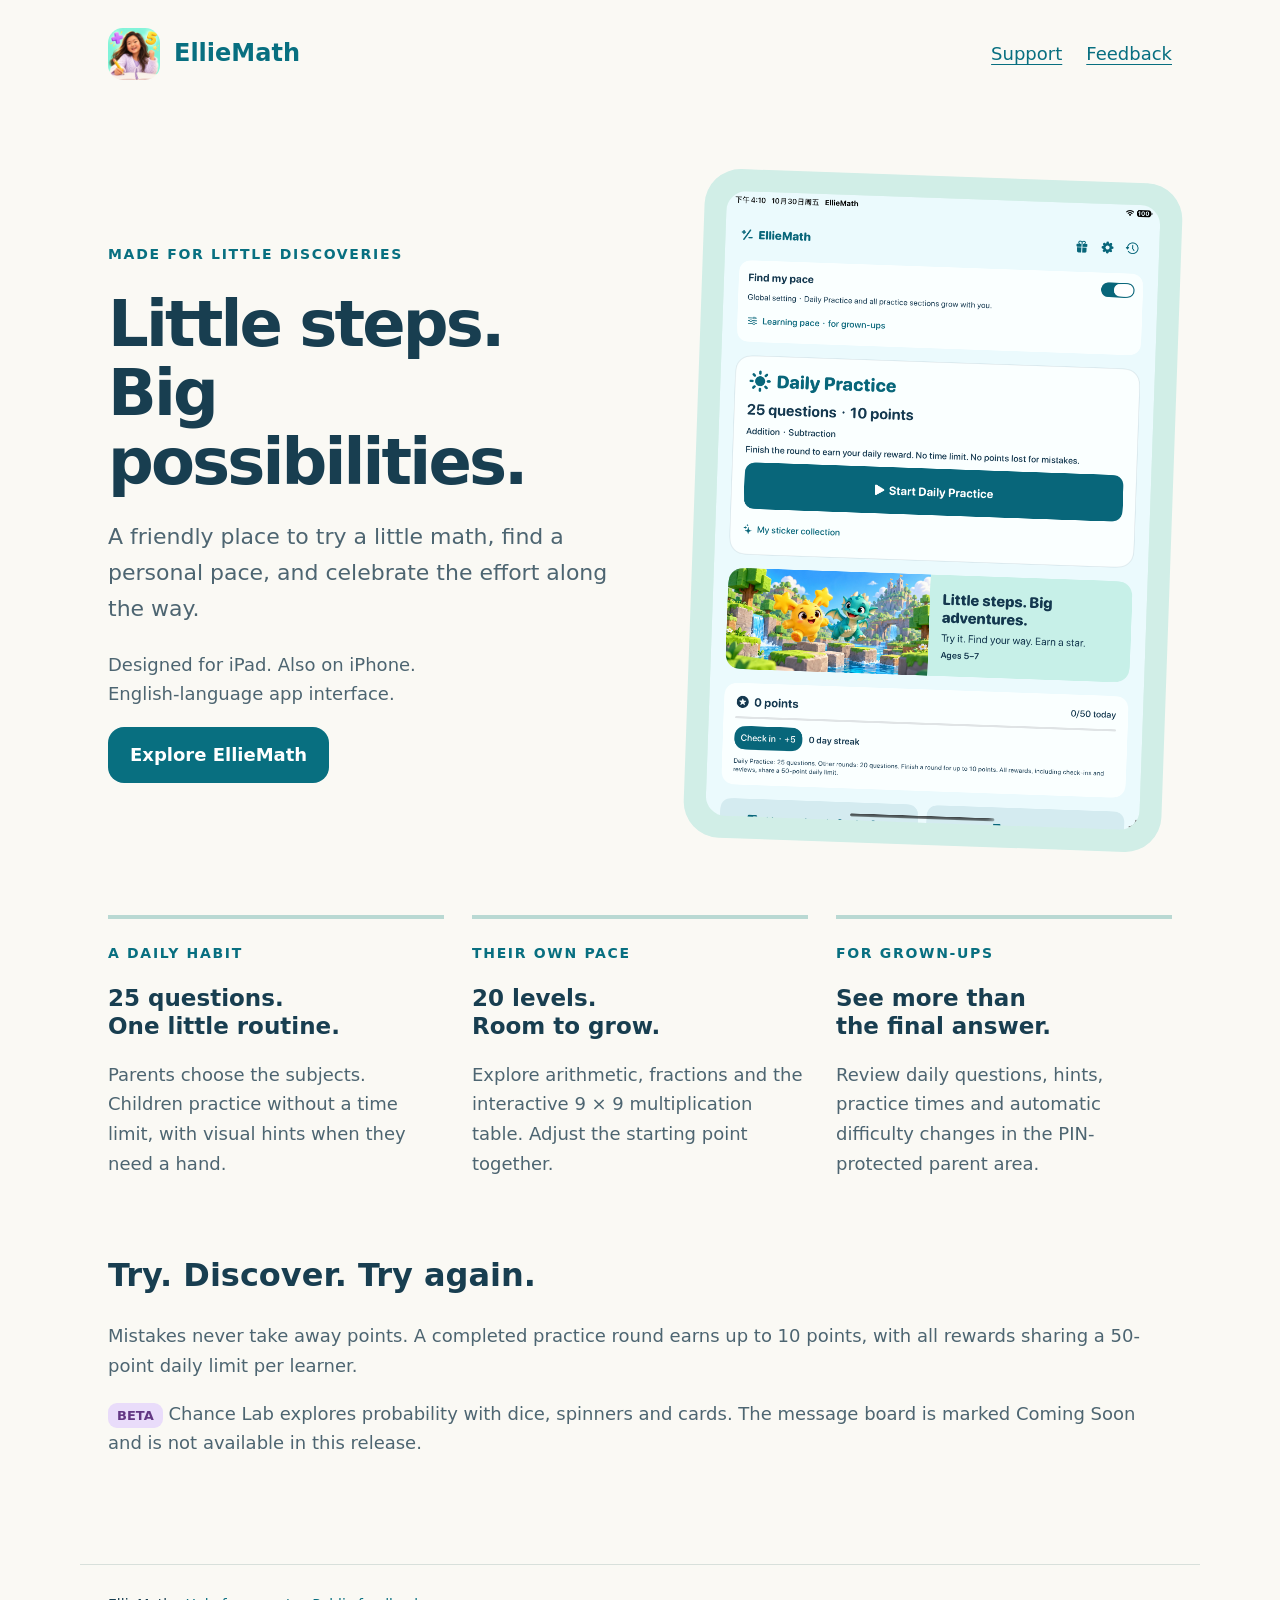
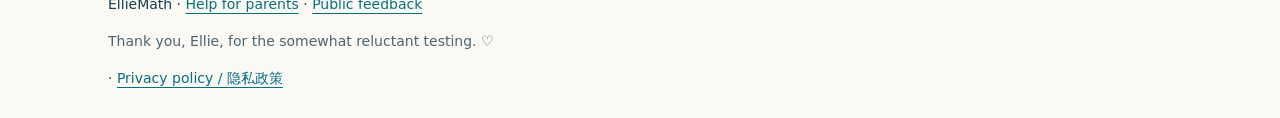
<file: index.html>
<!doctype html><html lang="en"><head><meta charset="utf-8"><meta name="viewport" content="width=device-width,initial-scale=1"><title>EllieMath — Little steps. Big possibilities.</title><meta name="description" content="Friendly daily math practice for iPad and iPhone, with 20 levels, visual hints and parent reports."><link rel="stylesheet" href="style.css"><link rel="icon" href="icon.png"></head><body><header><a class="brand" href="./"><img src="icon.png" alt="">EllieMath</a><nav><a href="support.html">Support</a><a href="https://github.com/jiaxiaofan813-byte/EllieMathSupport/issues/new/choose">Feedback</a></nav></header><main><section class="hero"><div><span class="eyebrow">Made for little discoveries</span><h1>Little steps.<br>Big possibilities.</h1><p class="lead">A friendly place to try a little math, find a personal pace, and celebrate the effort along the way.</p><p>Designed for iPad. Also on iPhone.<br>English-language app interface.</p><a class="button" href="support.html">Explore EllieMath</a></div><div class="screen"><img src="app-screen.png" alt="EllieMath home screen with Find my pace and 25-question Daily Practice"></div></section><section class="features"><article><span class="eyebrow">A daily habit</span><h2>25 questions.<br>One little routine.</h2><p>Parents choose the subjects. Children practice without a time limit, with visual hints when they need a hand.</p></article><article><span class="eyebrow">Their own pace</span><h2>20 levels.<br>Room to grow.</h2><p>Explore arithmetic, fractions and the interactive 9 × 9 multiplication table. Adjust the starting point together.</p></article><article><span class="eyebrow">For grown-ups</span><h2>See more than<br>the final answer.</h2><p>Review daily questions, hints, practice times and automatic difficulty changes in the PIN-protected parent area.</p></article></section><section style="margin-top:60px"><h2>Try. Discover. Try again.</h2><p>Mistakes never take away points. A completed practice round earns up to 10 points, with all rewards sharing a 50-point daily limit per learner.</p><p><span class="badge">BETA</span> Chance Lab explores probability with dice, spinners and cards. The message board is marked Coming Soon and is not available in this release.</p></section></main><footer>EllieMath · <a href="support.html">Help for parents</a> · <a href="https://github.com/jiaxiaofan813-byte/EllieMathSupport/issues">Public feedback</a><p>Thank you, Ellie, for the somewhat reluctant testing. ♡</p> · <a href="privacy.html">Privacy policy / 隐私政策</a></footer></body></html>
</file>
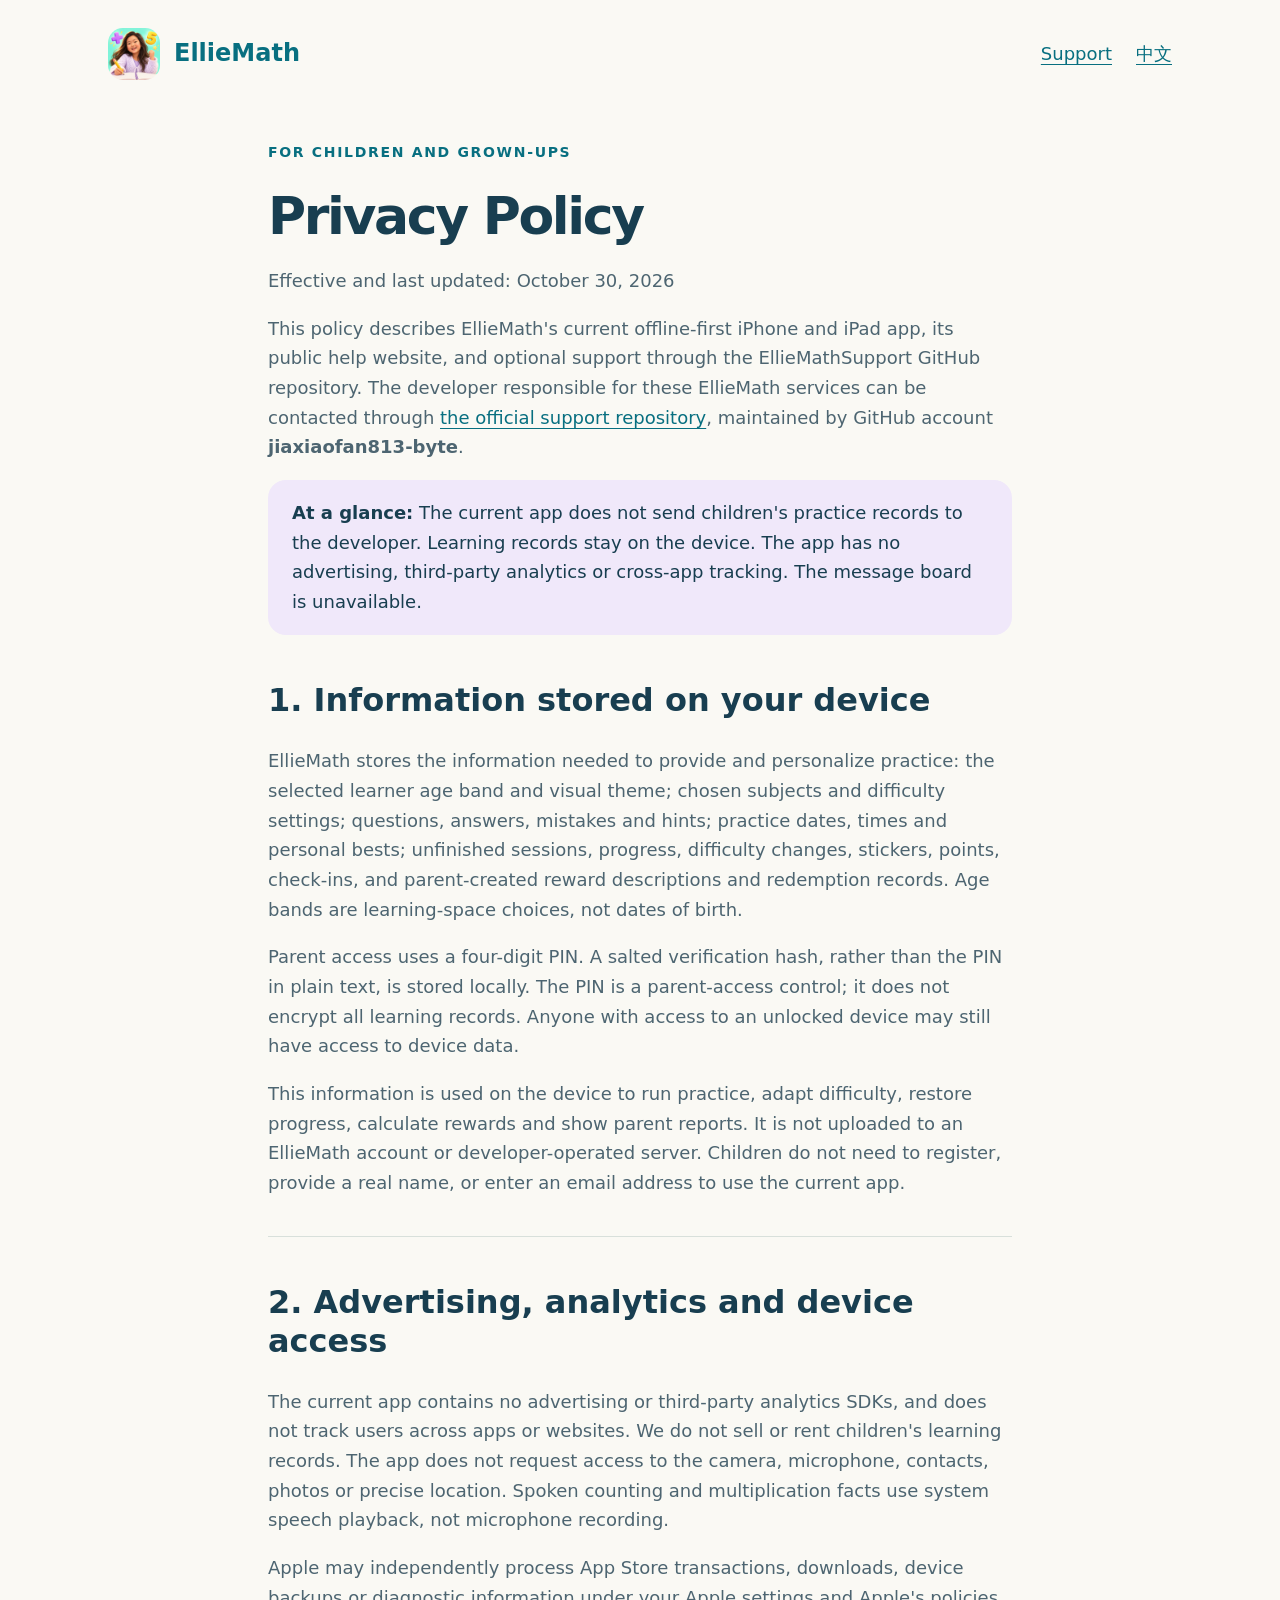
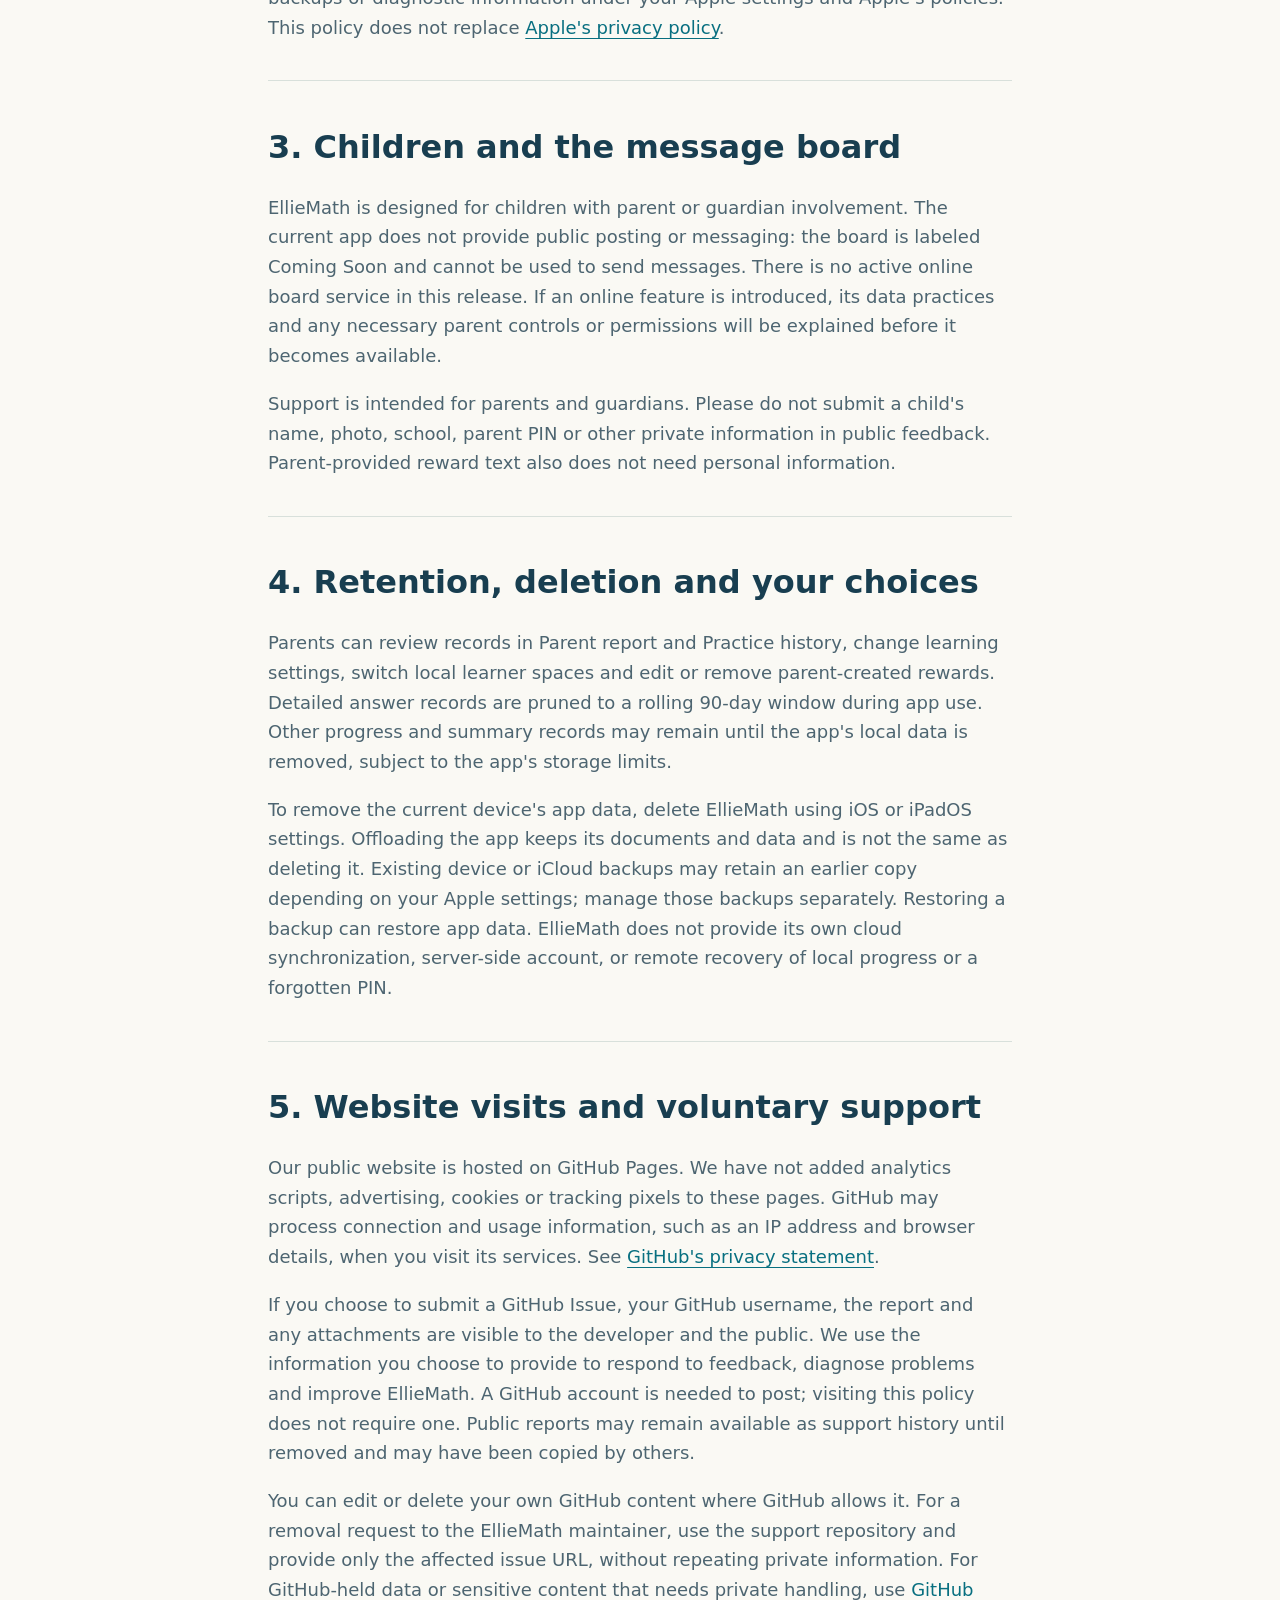
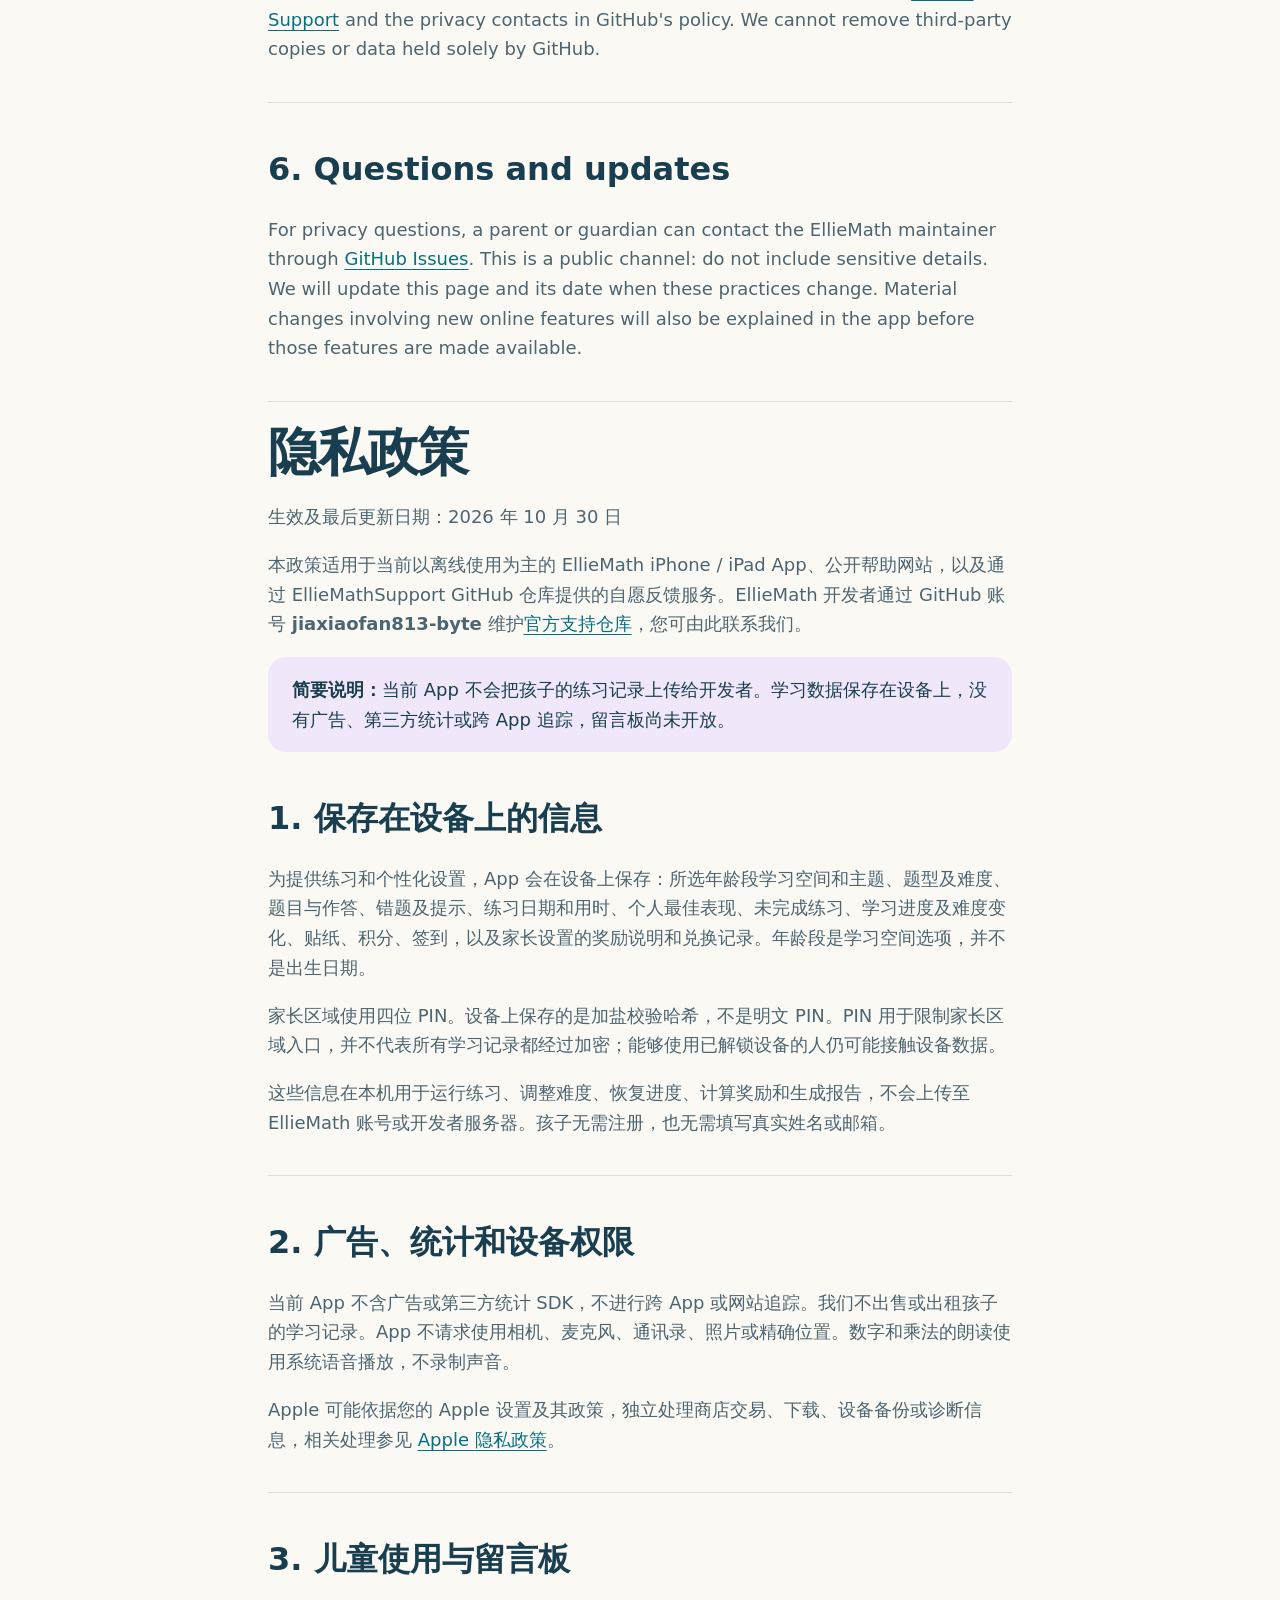
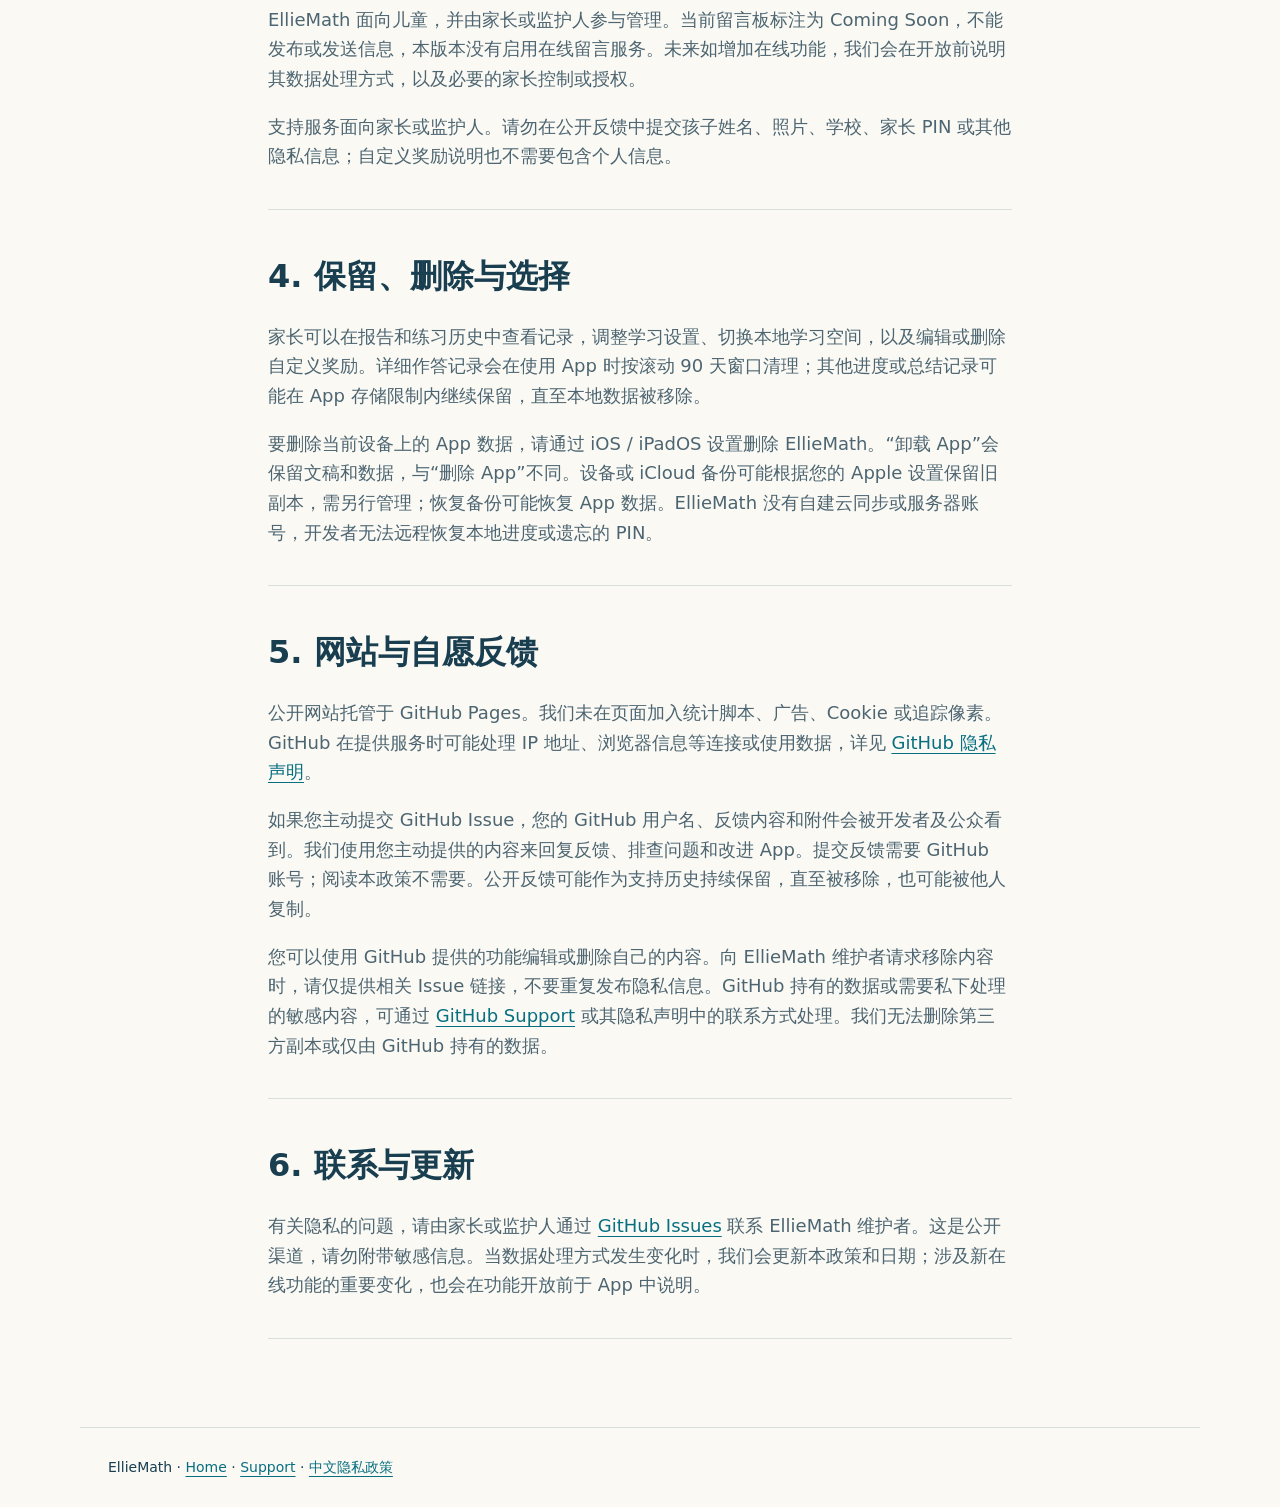
<file: privacy.html>
<!doctype html>
<html lang="en">
<head><meta charset="utf-8"><meta name="viewport" content="width=device-width,initial-scale=1"><title>EllieMath — Privacy Policy / 隐私政策</title><meta name="description" content="How EllieMath handles on-device learning records, parent controls and optional support feedback."><link rel="stylesheet" href="style.css"><link rel="icon" href="icon.png"></head>
<body>
<header><a class="brand" href="./"><img src="icon.png" alt="">EllieMath</a><nav><a href="support.html">Support</a><a href="#zh">中文</a></nav></header>
<main class="help">
<span class="eyebrow">For children and grown-ups</span><h1>Privacy Policy</h1>
<p>Effective and last updated: October 30, 2026</p>
<p>This policy describes EllieMath's current offline-first iPhone and iPad app, its public help website, and optional support through the EllieMathSupport GitHub repository. The developer responsible for these EllieMath services can be contacted through <a href="https://github.com/jiaxiaofan813-byte/EllieMathSupport/issues/new/choose">the official support repository</a>, maintained by GitHub account <strong>jiaxiaofan813-byte</strong>.</p>
<div class="note"><strong>At a glance:</strong> The current app does not send children's practice records to the developer. Learning records stay on the device. The app has no advertising, third-party analytics or cross-app tracking. The message board is unavailable.</div>
<section><h2>1. Information stored on your device</h2>
<p>EllieMath stores the information needed to provide and personalize practice: the selected learner age band and visual theme; chosen subjects and difficulty settings; questions, answers, mistakes and hints; practice dates, times and personal bests; unfinished sessions, progress, difficulty changes, stickers, points, check-ins, and parent-created reward descriptions and redemption records. Age bands are learning-space choices, not dates of birth.</p>
<p>Parent access uses a four-digit PIN. A salted verification hash, rather than the PIN in plain text, is stored locally. The PIN is a parent-access control; it does not encrypt all learning records. Anyone with access to an unlocked device may still have access to device data.</p>
<p>This information is used on the device to run practice, adapt difficulty, restore progress, calculate rewards and show parent reports. It is not uploaded to an EllieMath account or developer-operated server. Children do not need to register, provide a real name, or enter an email address to use the current app.</p></section>
<section><h2>2. Advertising, analytics and device access</h2>
<p>The current app contains no advertising or third-party analytics SDKs, and does not track users across apps or websites. We do not sell or rent children's learning records. The app does not request access to the camera, microphone, contacts, photos or precise location. Spoken counting and multiplication facts use system speech playback, not microphone recording.</p>
<p>Apple may independently process App Store transactions, downloads, device backups or diagnostic information under your Apple settings and Apple's policies. This policy does not replace <a href="https://www.apple.com/legal/privacy/">Apple's privacy policy</a>.</p></section>
<section><h2>3. Children and the message board</h2>
<p>EllieMath is designed for children with parent or guardian involvement. The current app does not provide public posting or messaging: the board is labeled Coming Soon and cannot be used to send messages. There is no active online board service in this release. If an online feature is introduced, its data practices and any necessary parent controls or permissions will be explained before it becomes available.</p>
<p>Support is intended for parents and guardians. Please do not submit a child's name, photo, school, parent PIN or other private information in public feedback. Parent-provided reward text also does not need personal information.</p></section>
<section><h2>4. Retention, deletion and your choices</h2>
<p>Parents can review records in Parent report and Practice history, change learning settings, switch local learner spaces and edit or remove parent-created rewards. Detailed answer records are pruned to a rolling 90-day window during app use. Other progress and summary records may remain until the app's local data is removed, subject to the app's storage limits.</p>
<p>To remove the current device's app data, delete EllieMath using iOS or iPadOS settings. Offloading the app keeps its documents and data and is not the same as deleting it. Existing device or iCloud backups may retain an earlier copy depending on your Apple settings; manage those backups separately. Restoring a backup can restore app data. EllieMath does not provide its own cloud synchronization, server-side account, or remote recovery of local progress or a forgotten PIN.</p></section>
<section><h2>5. Website visits and voluntary support</h2>
<p>Our public website is hosted on GitHub Pages. We have not added analytics scripts, advertising, cookies or tracking pixels to these pages. GitHub may process connection and usage information, such as an IP address and browser details, when you visit its services. See <a href="https://docs.github.com/en/site-policy/privacy-policies/github-general-privacy-statement">GitHub's privacy statement</a>.</p>
<p>If you choose to submit a GitHub Issue, your GitHub username, the report and any attachments are visible to the developer and the public. We use the information you choose to provide to respond to feedback, diagnose problems and improve EllieMath. A GitHub account is needed to post; visiting this policy does not require one. Public reports may remain available as support history until removed and may have been copied by others.</p>
<p>You can edit or delete your own GitHub content where GitHub allows it. For a removal request to the EllieMath maintainer, use the support repository and provide only the affected issue URL, without repeating private information. For GitHub-held data or sensitive content that needs private handling, use <a href="https://support.github.com/">GitHub Support</a> and the privacy contacts in GitHub's policy. We cannot remove third-party copies or data held solely by GitHub.</p></section>
<section><h2>6. Questions and updates</h2>
<p>For privacy questions, a parent or guardian can contact the EllieMath maintainer through <a href="https://github.com/jiaxiaofan813-byte/EllieMathSupport/issues/new/choose">GitHub Issues</a>. This is a public channel: do not include sensitive details. We will update this page and its date when these practices change. Material changes involving new online features will also be explained in the app before those features are made available.</p></section>
<article lang="zh-Hans" id="zh">
<h1>隐私政策</h1><p>生效及最后更新日期：2026 年 10 月 30 日</p>
<p>本政策适用于当前以离线使用为主的 EllieMath iPhone / iPad App、公开帮助网站，以及通过 EllieMathSupport GitHub 仓库提供的自愿反馈服务。EllieMath 开发者通过 GitHub 账号 <strong>jiaxiaofan813-byte</strong> 维护<a href="https://github.com/jiaxiaofan813-byte/EllieMathSupport/issues/new/choose">官方支持仓库</a>，您可由此联系我们。</p>
<div class="note"><strong>简要说明：</strong>当前 App 不会把孩子的练习记录上传给开发者。学习数据保存在设备上，没有广告、第三方统计或跨 App 追踪，留言板尚未开放。</div>
<section><h2>1. 保存在设备上的信息</h2><p>为提供练习和个性化设置，App 会在设备上保存：所选年龄段学习空间和主题、题型及难度、题目与作答、错题及提示、练习日期和用时、个人最佳表现、未完成练习、学习进度及难度变化、贴纸、积分、签到，以及家长设置的奖励说明和兑换记录。年龄段是学习空间选项，并不是出生日期。</p><p>家长区域使用四位 PIN。设备上保存的是加盐校验哈希，不是明文 PIN。PIN 用于限制家长区域入口，并不代表所有学习记录都经过加密；能够使用已解锁设备的人仍可能接触设备数据。</p><p>这些信息在本机用于运行练习、调整难度、恢复进度、计算奖励和生成报告，不会上传至 EllieMath 账号或开发者服务器。孩子无需注册，也无需填写真实姓名或邮箱。</p></section>
<section><h2>2. 广告、统计和设备权限</h2><p>当前 App 不含广告或第三方统计 SDK，不进行跨 App 或网站追踪。我们不出售或出租孩子的学习记录。App 不请求使用相机、麦克风、通讯录、照片或精确位置。数字和乘法的朗读使用系统语音播放，不录制声音。</p><p>Apple 可能依据您的 Apple 设置及其政策，独立处理商店交易、下载、设备备份或诊断信息，相关处理参见 <a href="https://www.apple.com/legal/privacy/">Apple 隐私政策</a>。</p></section>
<section><h2>3. 儿童使用与留言板</h2><p>EllieMath 面向儿童，并由家长或监护人参与管理。当前留言板标注为 Coming Soon，不能发布或发送信息，本版本没有启用在线留言服务。未来如增加在线功能，我们会在开放前说明其数据处理方式，以及必要的家长控制或授权。</p><p>支持服务面向家长或监护人。请勿在公开反馈中提交孩子姓名、照片、学校、家长 PIN 或其他隐私信息；自定义奖励说明也不需要包含个人信息。</p></section>
<section><h2>4. 保留、删除与选择</h2><p>家长可以在报告和练习历史中查看记录，调整学习设置、切换本地学习空间，以及编辑或删除自定义奖励。详细作答记录会在使用 App 时按滚动 90 天窗口清理；其他进度或总结记录可能在 App 存储限制内继续保留，直至本地数据被移除。</p><p>要删除当前设备上的 App 数据，请通过 iOS / iPadOS 设置删除 EllieMath。“卸载 App”会保留文稿和数据，与“删除 App”不同。设备或 iCloud 备份可能根据您的 Apple 设置保留旧副本，需另行管理；恢复备份可能恢复 App 数据。EllieMath 没有自建云同步或服务器账号，开发者无法远程恢复本地进度或遗忘的 PIN。</p></section>
<section><h2>5. 网站与自愿反馈</h2><p>公开网站托管于 GitHub Pages。我们未在页面加入统计脚本、广告、Cookie 或追踪像素。GitHub 在提供服务时可能处理 IP 地址、浏览器信息等连接或使用数据，详见 <a href="https://docs.github.com/en/site-policy/privacy-policies/github-general-privacy-statement">GitHub 隐私声明</a>。</p><p>如果您主动提交 GitHub Issue，您的 GitHub 用户名、反馈内容和附件会被开发者及公众看到。我们使用您主动提供的内容来回复反馈、排查问题和改进 App。提交反馈需要 GitHub 账号；阅读本政策不需要。公开反馈可能作为支持历史持续保留，直至被移除，也可能被他人复制。</p><p>您可以使用 GitHub 提供的功能编辑或删除自己的内容。向 EllieMath 维护者请求移除内容时，请仅提供相关 Issue 链接，不要重复发布隐私信息。GitHub 持有的数据或需要私下处理的敏感内容，可通过 <a href="https://support.github.com/">GitHub Support</a> 或其隐私声明中的联系方式处理。我们无法删除第三方副本或仅由 GitHub 持有的数据。</p></section>
<section><h2>6. 联系与更新</h2><p>有关隐私的问题，请由家长或监护人通过 <a href="https://github.com/jiaxiaofan813-byte/EllieMathSupport/issues/new/choose">GitHub Issues</a> 联系 EllieMath 维护者。这是公开渠道，请勿附带敏感信息。当数据处理方式发生变化时，我们会更新本政策和日期；涉及新在线功能的重要变化，也会在功能开放前于 App 中说明。</p></section>
</article></main>
<footer>EllieMath · <a href="./">Home</a> · <a href="support.html">Support</a> · <a href="#zh">中文隐私政策</a></footer>
</body></html>
</file>
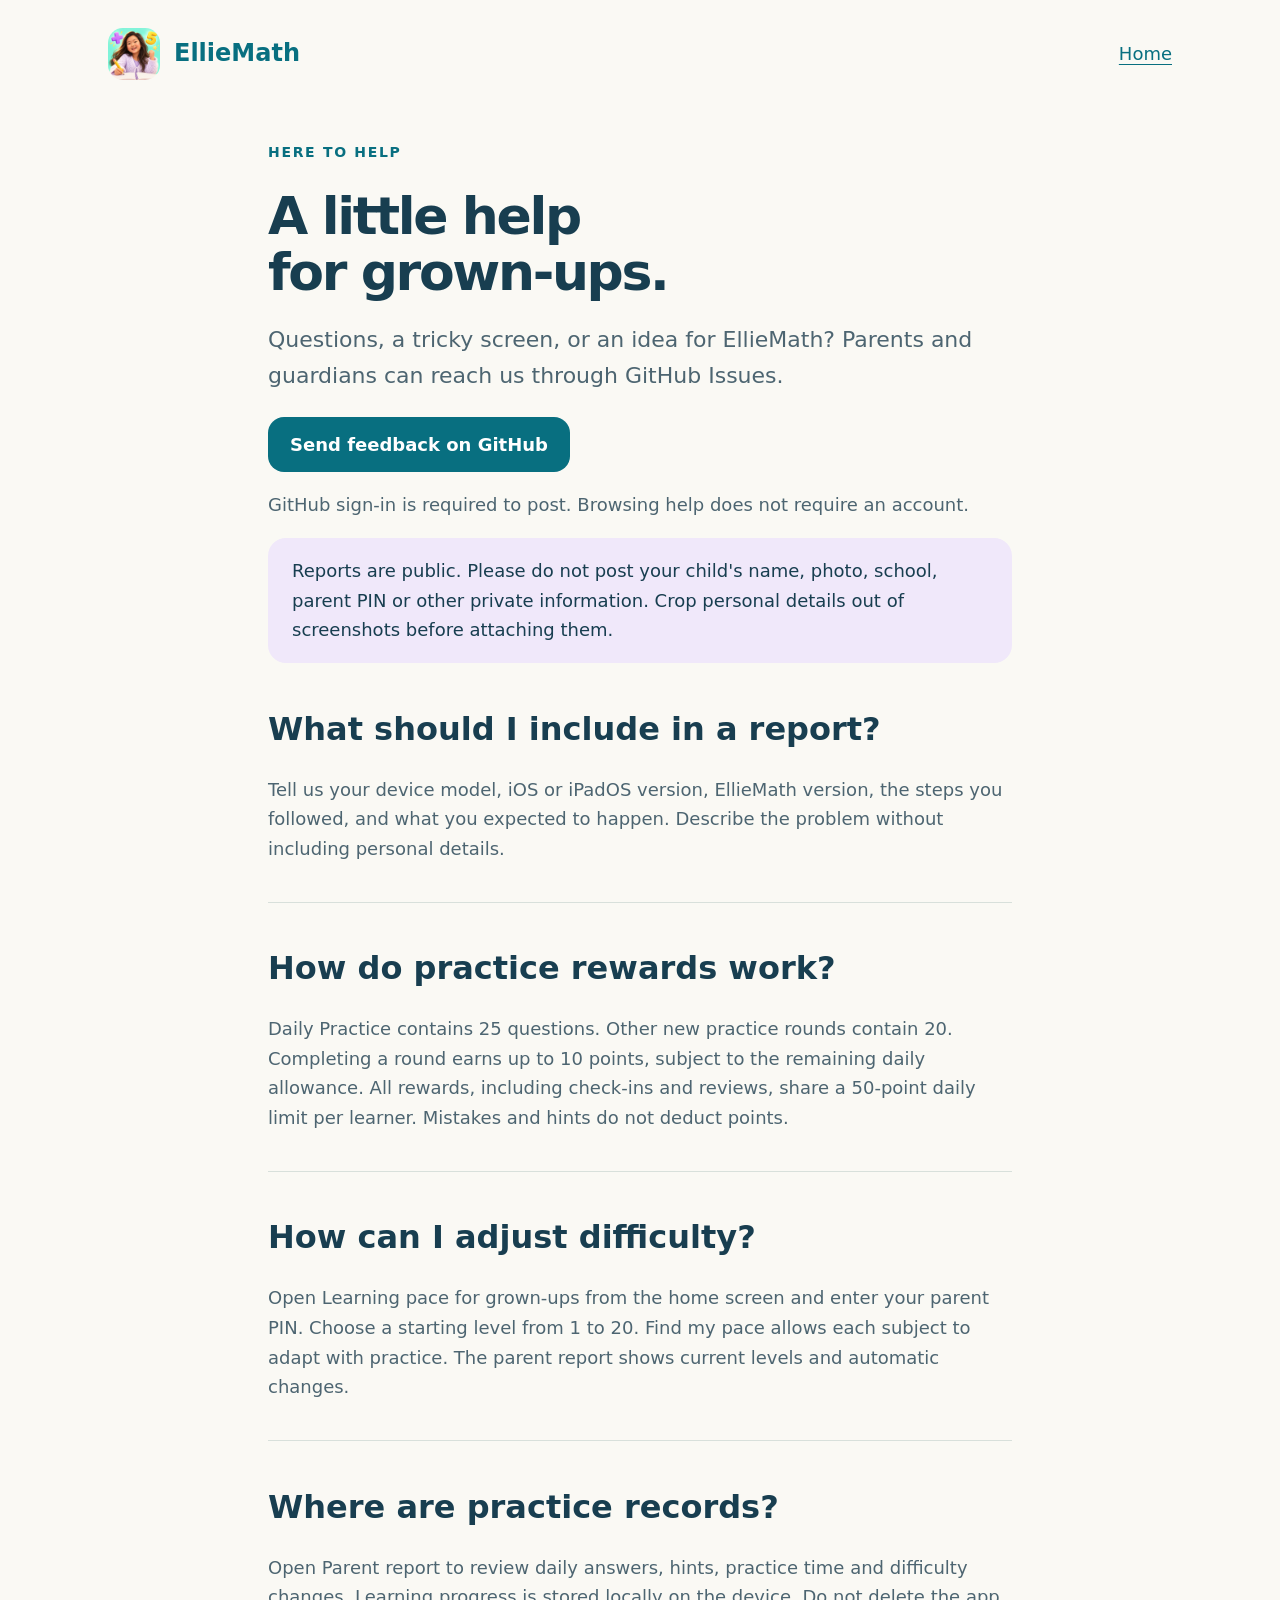
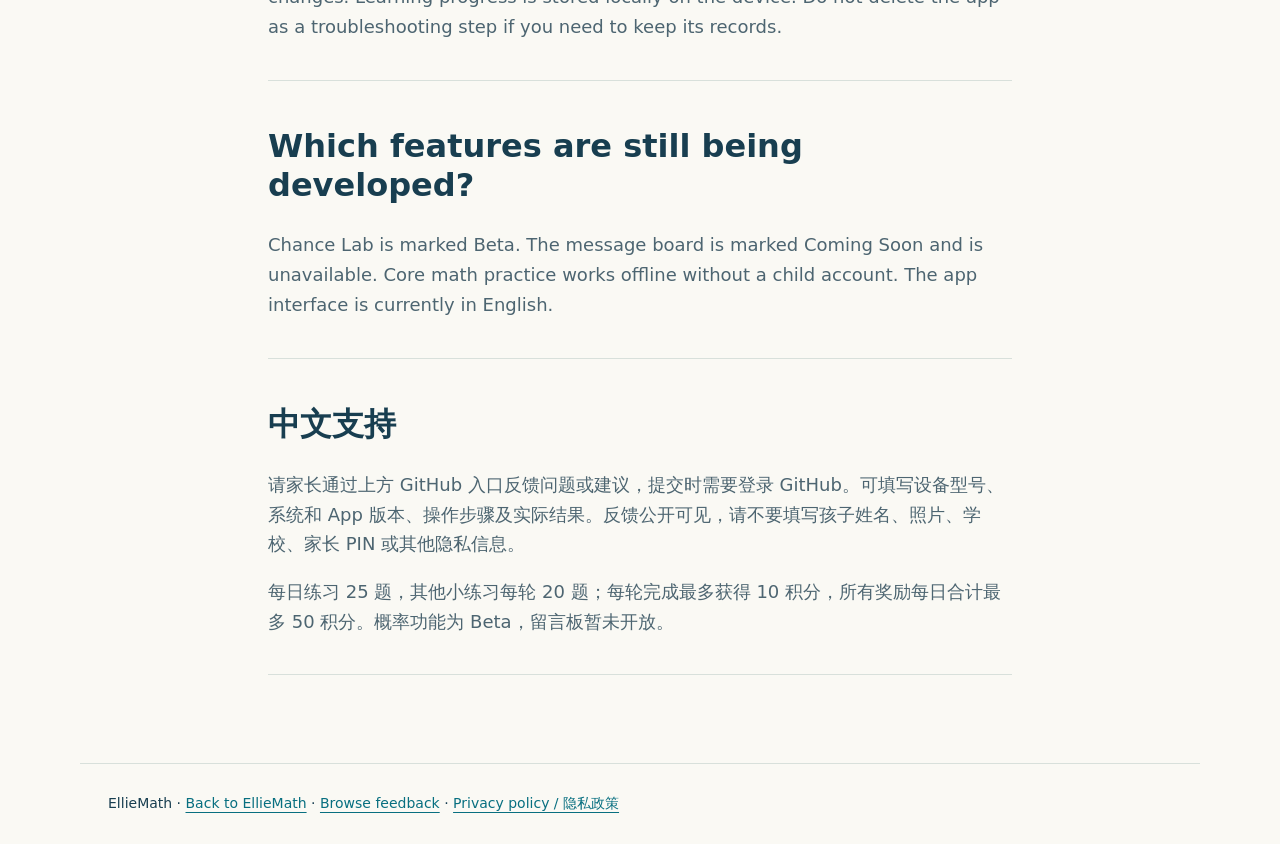
<file: support.html>
<!doctype html><html lang="en"><head><meta charset="utf-8"><meta name="viewport" content="width=device-width,initial-scale=1"><title>EllieMath — Help for parents</title><link rel="stylesheet" href="style.css"><link rel="icon" href="icon.png"></head><body><header><a class="brand" href="./"><img src="icon.png" alt="">EllieMath</a><nav><a href="./">Home</a></nav></header><main class="help"><span class="eyebrow">Here to help</span><h1>A little help<br>for grown-ups.</h1><p class="lead">Questions, a tricky screen, or an idea for EllieMath? Parents and guardians can reach us through GitHub Issues.</p><a class="button" href="https://github.com/jiaxiaofan813-byte/EllieMathSupport/issues/new/choose">Send feedback on GitHub</a><p>GitHub sign-in is required to post. Browsing help does not require an account.</p><div class="note">Reports are public. Please do not post your child's name, photo, school, parent PIN or other private information. Crop personal details out of screenshots before attaching them.</div><section><h2>What should I include in a report?</h2><p>Tell us your device model, iOS or iPadOS version, EllieMath version, the steps you followed, and what you expected to happen. Describe the problem without including personal details.</p></section><section><h2>How do practice rewards work?</h2><p>Daily Practice contains 25 questions. Other new practice rounds contain 20. Completing a round earns up to 10 points, subject to the remaining daily allowance. All rewards, including check-ins and reviews, share a 50-point daily limit per learner. Mistakes and hints do not deduct points.</p></section><section><h2>How can I adjust difficulty?</h2><p>Open Learning pace for grown-ups from the home screen and enter your parent PIN. Choose a starting level from 1 to 20. Find my pace allows each subject to adapt with practice. The parent report shows current levels and automatic changes.</p></section><section><h2>Where are practice records?</h2><p>Open Parent report to review daily answers, hints, practice time and difficulty changes. Learning progress is stored locally on the device. Do not delete the app as a troubleshooting step if you need to keep its records.</p></section><section><h2>Which features are still being developed?</h2><p>Chance Lab is marked Beta. The message board is marked Coming Soon and is unavailable. Core math practice works offline without a child account. The app interface is currently in English.</p></section><section lang="zh-Hans"><h2>中文支持</h2><p>请家长通过上方 GitHub 入口反馈问题或建议，提交时需要登录 GitHub。可填写设备型号、系统和 App 版本、操作步骤及实际结果。反馈公开可见，请不要填写孩子姓名、照片、学校、家长 PIN 或其他隐私信息。</p><p>每日练习 25 题，其他小练习每轮 20 题；每轮完成最多获得 10 积分，所有奖励每日合计最多 50 积分。概率功能为 Beta，留言板暂未开放。</p></section></main><footer>EllieMath · <a href="./">Back to EllieMath</a> · <a href="https://github.com/jiaxiaofan813-byte/EllieMathSupport/issues">Browse feedback</a> · <a href="privacy.html">Privacy policy / 隐私政策</a></footer></body></html>
</file>
<file: style.css>
:root{color-scheme:light;--ink:#183e50;--teal:#086f80;--muted:#4d6571}*{box-sizing:border-box}body{margin:0;color:var(--ink);background:#faf9f4;font:18px/1.65 system-ui,-apple-system,sans-serif}a{color:var(--teal);text-underline-offset:4px}header,main,footer{max-width:1120px;margin:auto;padding:28px}header{display:flex;justify-content:space-between;align-items:center}.brand{display:flex;gap:14px;align-items:center;font-size:24px;font-weight:800;text-decoration:none}.brand img{width:52px;border-radius:15px}nav{display:flex;gap:24px}.hero{display:grid;grid-template-columns:1.1fr 1fr;align-items:center;gap:60px;padding:40px 0 70px}.eyebrow{font-size:14px;letter-spacing:.12em;font-weight:800;color:var(--teal);text-transform:uppercase}h1{font-size:clamp(42px,5vw,70px);line-height:1.08;letter-spacing:-.045em;margin:22px 0}h2{font-size:32px;line-height:1.2}p{color:var(--muted)}.lead{font-size:22px}.button{display:inline-block;padding:13px 22px;border-radius:16px;background:var(--teal);color:white;text-decoration:none;font-weight:700}.screen{padding:22px;background:#d1eee7;border-radius:36px;transform:rotate(2deg)}.screen img{display:block;width:100%;border-radius:20px}.features{display:grid;grid-template-columns:repeat(3,1fr);gap:28px}.features article{padding-top:18px;border-top:4px solid #b9d9d3}.features h2{font-size:23px}.badge{display:inline-block;background:#e9dcfa;color:#633784;border-radius:9px;padding:2px 9px;font-size:13px;font-weight:800}.help{max-width:800px}.help h1{font-size:52px}.help section{padding:20px 0;border-bottom:1px solid #d8e0db}.note{background:#f0e8fa;padding:18px 24px;border-radius:18px}footer{font-size:14px;border-top:1px solid #d8e0db;margin-top:60px}a:focus-visible{outline:3px solid #a45dda;outline-offset:4px}@media(max-width:700px){header,main,footer{padding:20px}nav{gap:16px;font-size:15px}.hero{grid-template-columns:1fr;gap:32px;padding-top:12px}.screen{max-width:420px;margin:auto;transform:none}.features{grid-template-columns:1fr}.help h1{font-size:40px}}
</file>
